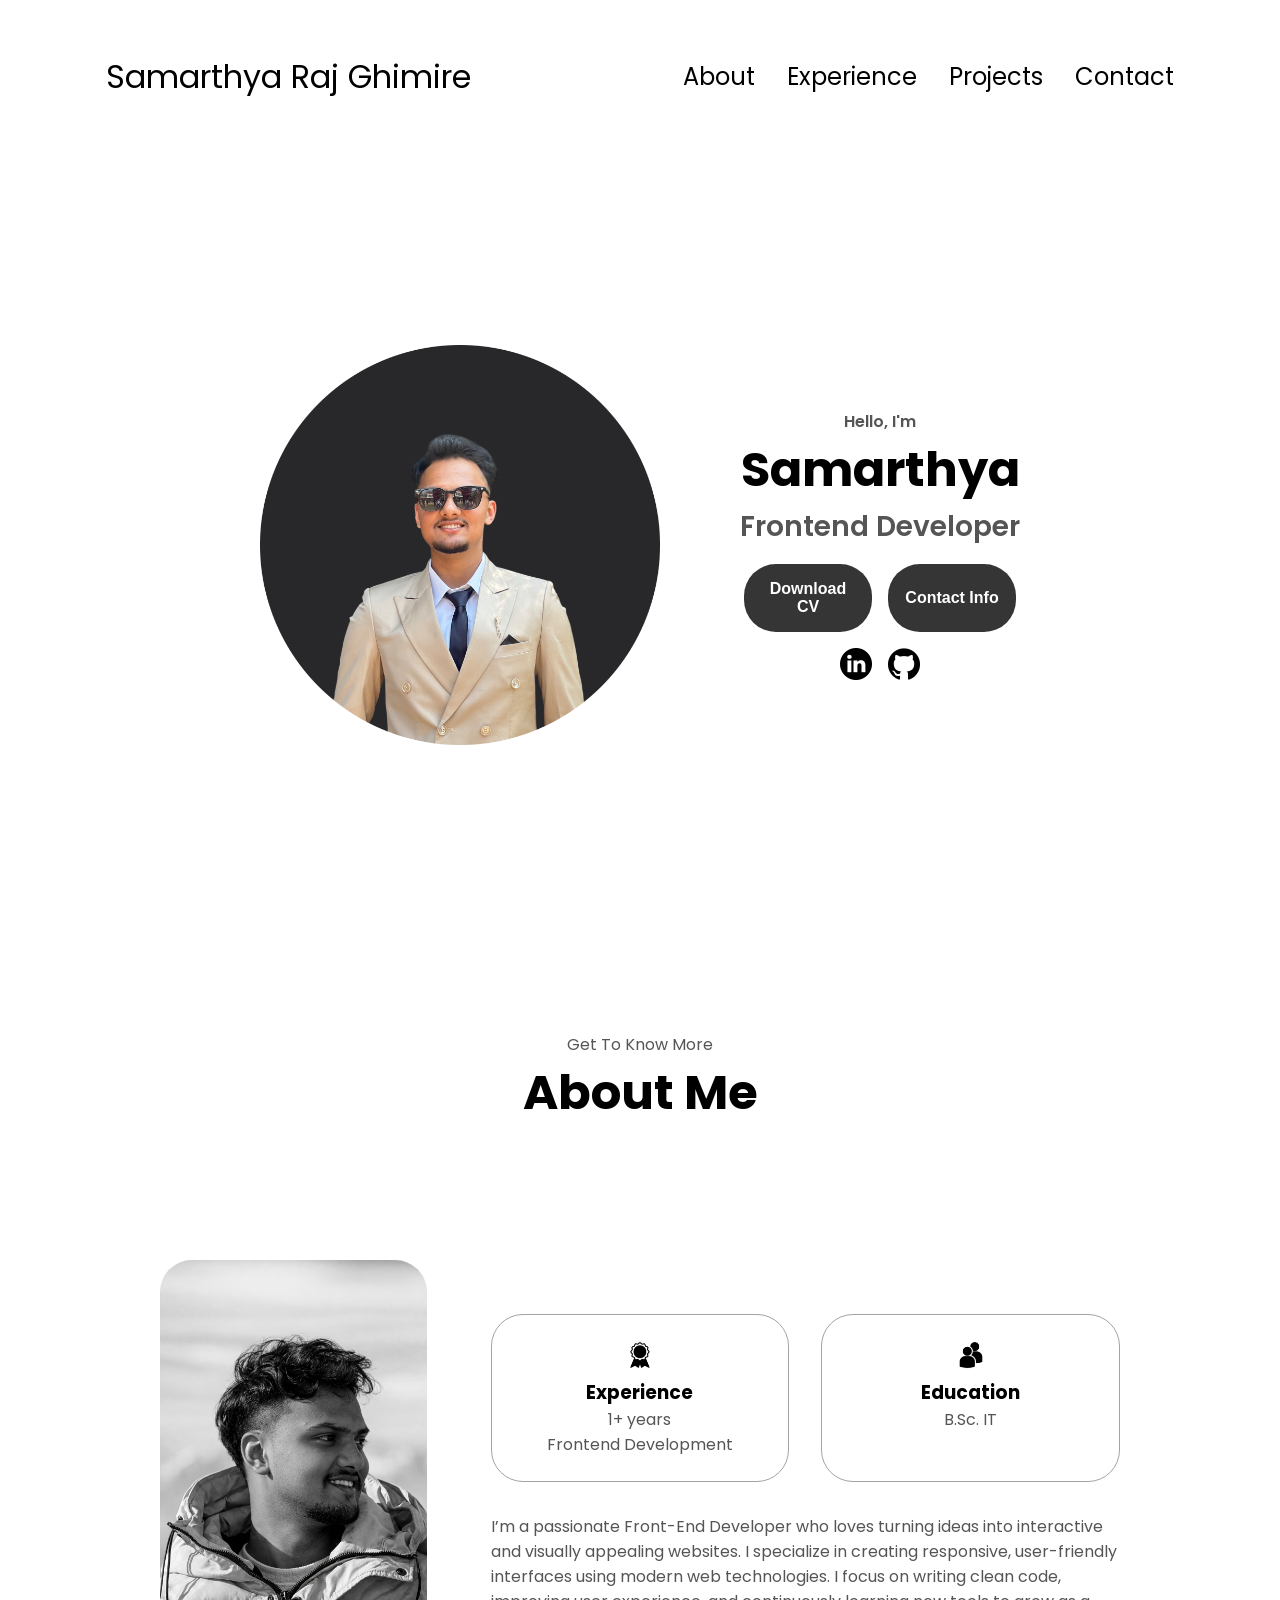
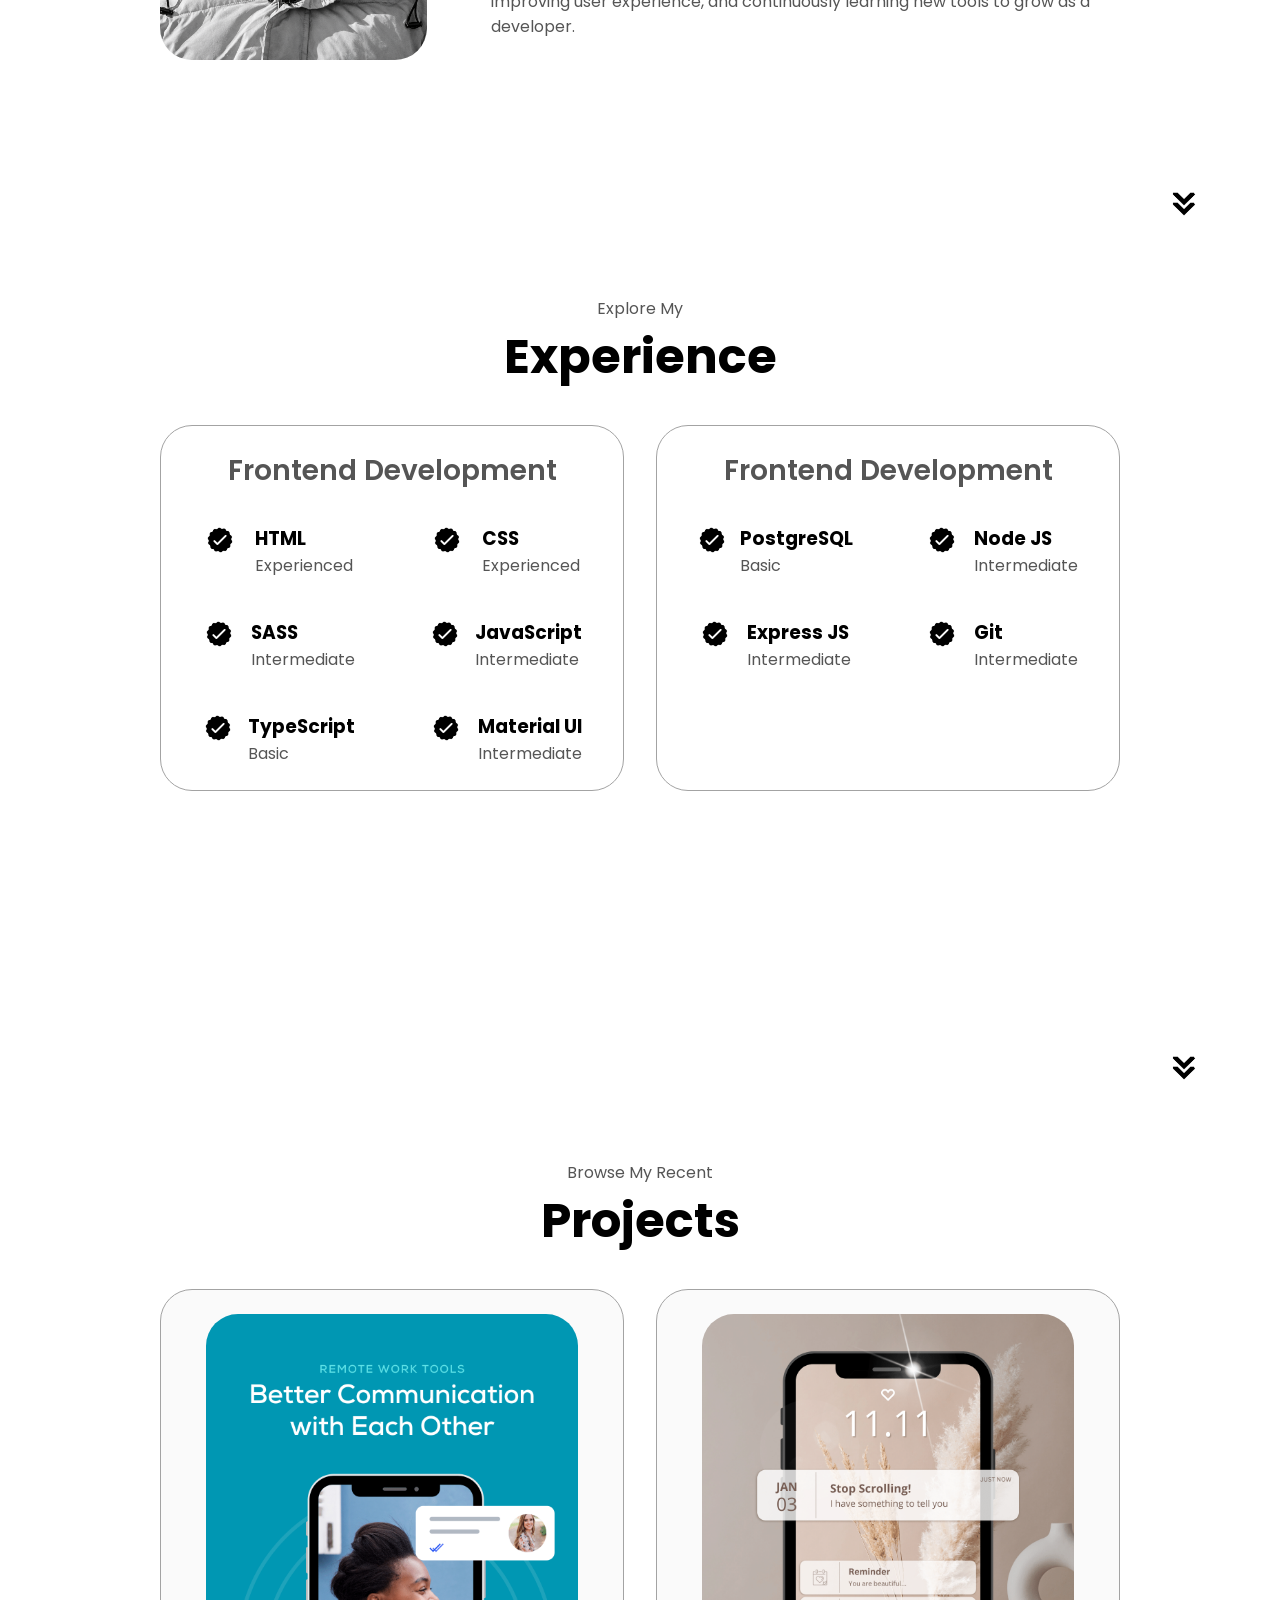
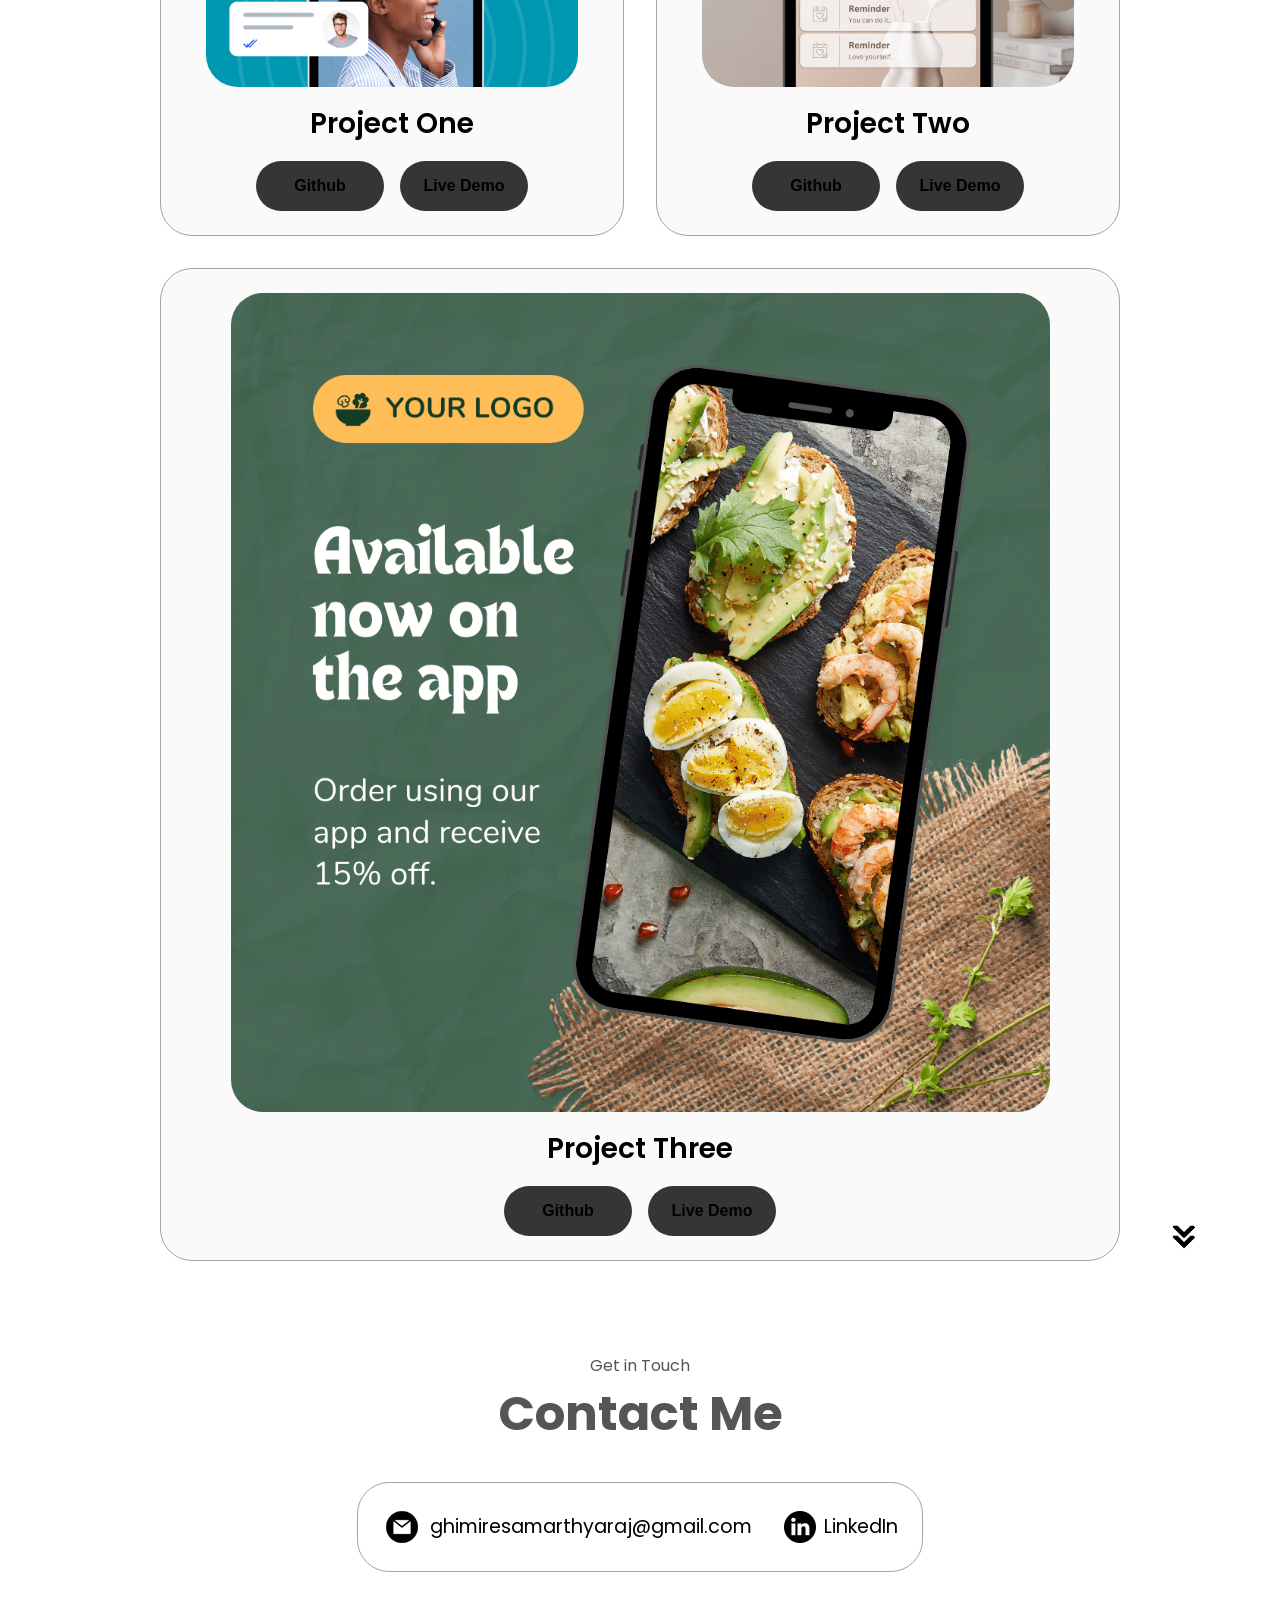
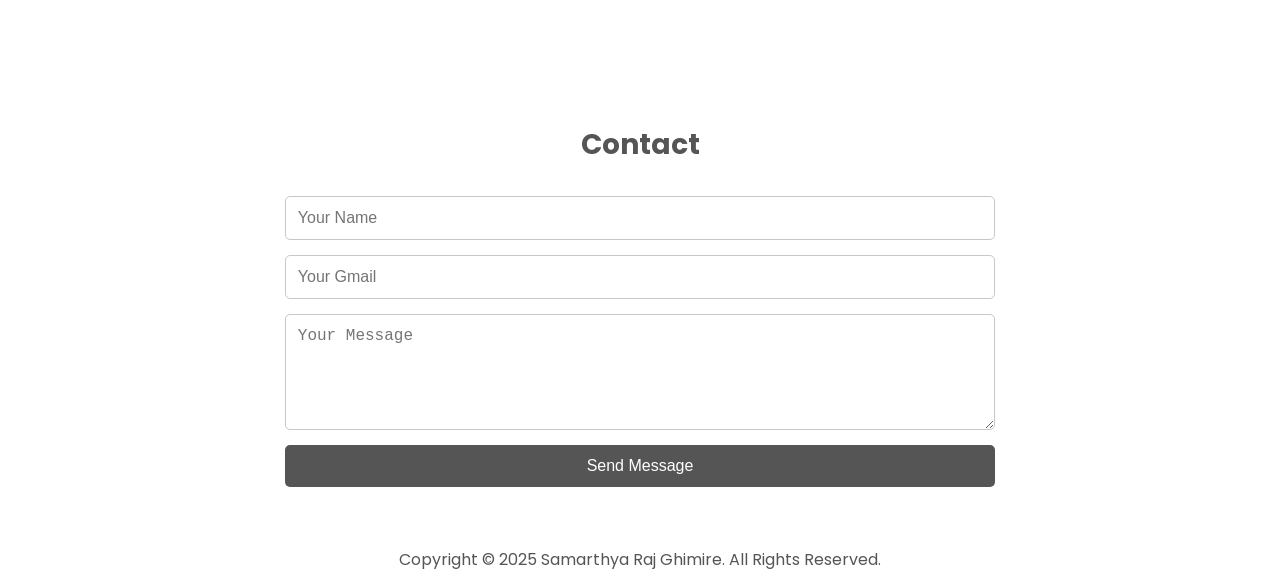
<file: samarthyarajghimire portfolio/index.html>
<!DOCTYPE html>
<html lang="en">
  <head>
    <meta charset="UTF-8" />
    <meta http-equiv="X-UA-Compatible" content="IE=edge" />
    <meta name="viewport" content="width=device-width, initial-scale=1.0" />
    <title>My Portfolio</title>
    <link rel="stylesheet" href="style.css" />
    <link rel="stylesheet" href="mediaqueries.css" />
  </head>
  <body>
    <nav id="desktop-nav">
      <div class="logo">Samarthya Raj Ghimire</div>
      <div>
        <ul class="nav-links">
          <li><a href="#about">About</a></li>
          <li><a href="#experience">Experience</a></li>
          <li><a href="#projects">Projects</a></li>
          <li><a href="#contact">Contact</a></li>
        </ul>
      </div>
    </nav>
    <nav id="hamburger-nav">
      <div class="logo">Samarthya Raj Ghimire</div>
      <div class="hamburger-menu">
        <div class="hamburger-icon" onclick="toggleMenu()">
          <span></span>
          <span></span>
          <span></span>
        </div>
        <div class="menu-links">
          <li><a href="#about" onclick="toggleMenu()">About</a></li>
          <li><a href="#experience" onclick="toggleMenu()">Experience</a></li>
          <li><a href="#projects" onclick="toggleMenu()">Projects</a></li>
          <li><a href="#contact" onclick="toggleMenu()">Contact</a></li>
        </div>
      </div>
    </nav>
    <section id="profile">
      <div class="section__pic-container">
        <img src="./assets/profile-pic.png" alt="John Doe profile picture" />
      </div>
      <div class="section__text">
        <p class="section__text__p1">Hello, I'm</p>
        <h1 class="title">Samarthya</h1>
        <p class="section__text__p2">Frontend Developer</p>
        <div class="btn-container">
          <button
            class="btn btn-color-2"
            onclick="window.open('./assets/resume-example.pdf')"
          >
            Download CV
          </button>
          <button class="btn btn-color-1" onclick="location.href='./#contact'">
            Contact Info
          </button>
        </div>
        <div id="socials-container">
          <img
            src="./assets/linkedin.png"
            alt="My LinkedIn profile"
            class="icon"
            onclick="location.href='https://www.linkedin.com/in/samarthya-raj-ghimire-88096b381/'"
          />
          <img
            src="./assets/github.png"
            alt="My Github profile"
            class="icon"
            onclick="location.href='https://github.com/Samarthyag'"
          />
        </div>
      </div>
    </section>
    <section id="about">
      <p class="section__text__p1">Get To Know More</p>
      <h1 class="title">About Me</h1>
      <div class="section-container">
        <div class="section__pic-container">
          <img
            src="./assets/about-pic.png"
            alt="Profile picture"
            class="about-pic"
          />
        </div>
        <div class="about-details-container">
          <div class="about-containers">
            <div class="details-container">
              <img
                src="./assets/experience.png"
                alt="Experience icon"
                class="icon"
              />
              <h3>Experience</h3>
              <p>1+ years <br />Frontend Development</p>
            </div>
            <div class="details-container">
              <img
                src="./assets/education.png"
                alt="Education icon"
                class="icon"
              />
              <h3>Education</h3>
              <p>B.Sc. IT<br /></p>
            </div>
          </div>
          <div class="text-container">
            <p>
              I’m a passionate Front-End Developer who loves turning ideas into interactive and visually appealing websites. I specialize in creating responsive, user-friendly interfaces using modern web technologies. I focus on writing clean code, improving user experience, and continuously learning new tools to grow as a developer.
            </p>
          </div>
        </div>
      </div>
      <img
        src="./assets/arrow.png"
        alt="Arrow icon"
        class="icon arrow"
        onclick="location.href='./#experience'"
      />
    </section>
    <section id="experience">
      <p class="section__text__p1">Explore My</p>
      <h1 class="title">Experience</h1>
      <div class="experience-details-container">
        <div class="about-containers">
          <div class="details-container">
            <h2 class="experience-sub-title">Frontend Development</h2>
            <div class="article-container">
              <article>
                <img
                  src="./assets/checkmark.png"
                  alt="Experience icon"
                  class="icon"
                />
                <div>
                  <h3>HTML</h3>
                  <p>Experienced</p>
                </div>
              </article>
              <article>
                <img
                  src="./assets/checkmark.png"
                  alt="Experience icon"
                  class="icon"
                />
                <div>
                  <h3>CSS</h3>
                  <p>Experienced</p>
                </div>
              </article>
              <article>
                <img
                  src="./assets/checkmark.png"
                  alt="Experience icon"
                  class="icon"
                />
                <div>
                  <h3>SASS</h3>
                  <p>Intermediate</p>
                </div>
              </article>
              <article>
                <img
                  src="./assets/checkmark.png"
                  alt="Experience icon"
                  class="icon"
                />
                <div>
                  <h3>JavaScript</h3>
                  <p>Intermediate</p>
                </div>
              </article>
              <article>
                <img
                  src="./assets/checkmark.png"
                  alt="Experience icon"
                  class="icon"
                />
                <div>
                  <h3>TypeScript</h3>
                  <p>Basic</p>
                </div>
              </article>
              <article>
                <img
                  src="./assets/checkmark.png"
                  alt="Experience icon"
                  class="icon"
                />
                <div>
                  <h3>Material UI</h3>
                  <p>Intermediate</p>
                </div>
              </article>
            </div>
          </div>
          <div class="details-container">
            <h2 class="experience-sub-title">Frontend Development</h2>
            <div class="article-container">
              <article>
                <img
                  src="./assets/checkmark.png"
                  alt="Experience icon"
                  class="icon"
                />
                <div>
                  <h3>PostgreSQL</h3>
                  <p>Basic</p>
                </div>
              </article>
              <article>
                <img
                  src="./assets/checkmark.png"
                  alt="Experience icon"
                  class="icon"
                />
                <div>
                  <h3>Node JS</h3>
                  <p>Intermediate</p>
                </div>
              </article>
              <article>
                <img
                  src="./assets/checkmark.png"
                  alt="Experience icon"
                  class="icon"
                />
                <div>
                  <h3>Express JS</h3>
                  <p>Intermediate</p>
                </div>
              </article>
              <article>
                <img
                  src="./assets/checkmark.png"
                  alt="Experience icon"
                  class="icon"
                />
                <div>
                  <h3>Git</h3>
                  <p>Intermediate</p>
                </div>
              </article>
            </div>
          </div>
        </div>
      </div>
      <img
        src="./assets/arrow.png"
        alt="Arrow icon"
        class="icon arrow"
        onclick="location.href='./#projects'"
      />
    </section>
    <section id="projects">
      <p class="section__text__p1">Browse My Recent</p>
      <h1 class="title">Projects</h1>
      <div class="experience-details-container">
        <div class="about-containers">
          <div class="details-container color-container">
            <div class="article-container">
              <img
                src="./assets/project-1.png"
                alt="Project 1"
                class="project-img"
              />
            </div>
            <h2 class="experience-sub-title project-title">Project One</h2>
            <div class="btn-container">
              <button
                class="btn btn-color-2 project-btn"
                onclick="location.href='https://github.com/'"
              >
                Github
              </button>
              <button
                class="btn btn-color-2 project-btn"
                onclick="location.href='https://github.com/'"
              >
                Live Demo
              </button> 
            </div>
          </div>
          <div class="details-container color-container">
            <div class="article-container">
              <img
                src="./assets/project-2.png"
                alt="Project 2"
                class="project-img"
              />
            </div>
            <h2 class="experience-sub-title project-title">Project Two</h2>
            <div class="btn-container">
              <button
                class="btn btn-color-2 project-btn"
                onclick="location.href='https://github.com/'"
              >
                Github
              </button>
              <button
                class="btn btn-color-2 project-btn"
                onclick="location.href='https://github.com/'"
              >
                Live Demo
              </button>
            </div>
          </div>
          <div class="details-container color-container">
            <div class="article-container">
              <img
                src="./assets/project-3.png"
                alt="Project 3"
                class="project-img"
              />
            </div>
            <h2 class="experience-sub-title project-title">Project Three</h2>
            <div class="btn-container">
              <button
                class="btn btn-color-2 project-btn"
                onclick="location.href='https://github.com/'"
              >
                Github
              </button>
              <button
                class="btn btn-color-2 project-btn"
                onclick="location.href='https://github.com/'"
              >
                Live Demo
              </button> 
            </div>
          </div>
        </div>
      </div>
      <img
        src="./assets/arrow.png"
        alt="Arrow icon"
        class="icon arrow"
        onclick="location.href='./#contact'"
      />
    </section>
    <section id="contact">
      <p class="section__text__p1">Get in Touch</p>
      <h1 class="title">Contact Me</h1>
      <div class="contact-info-upper-container">
        <div class="contact-info-container">
          <img
            src="./assets/email.png"
            alt="Email icon"
            class="icon contact-icon email-icon"
          />
          <p><a href="mailto:examplemail@gmail.com">ghimiresamarthyaraj@gmail.com</a></p>
        </div>
        <div class="contact-info-container">
          <img
            src="./assets/linkedin.png"
            alt="LinkedIn icon"
            class="icon contact-icon"
          />
          <p><a href="https://www.linkedin.com/in/samarthya-raj-ghimire-88096b381/">LinkedIn</a></p>
        </div>
      </div> 
    </section> 
    <footer>
      <section id="contact">
  <h2>Contact</h2>
  <form action="https://formsubmit.co/YOUR_EMAIL@gmail.com" method="POST">
    
    <input type="text" name="name" class="givenname" placeholder="Your Name" required>
    
    <input type="email" name="email" placeholder="Your Gmail" required>
    
    <textarea name="message" rows="5" placeholder="Your Message" required></textarea>
    
    <button type="submit">Send Message</button>

  </form>
</section>

      <p>Copyright &#169; 2025 Samarthya Raj Ghimire. All Rights Reserved.</p>
    </footer>
    <script src="script.js"></script>
  </body>
</html>
</file>
<file: samarthyarajghimire portfolio/style.css>
/* GENERAL */

@import url("https://fonts.googleapis.com/css2?family=Poppins:wght@300;400;500;600&display=swap");

* {
  margin: 0;
  padding: 0;
}

body {
  font-family: "Poppins", sans-serif;
}

html {
  scroll-behavior: smooth;
}

p {
  color: rgb(85, 85, 85);
}

/* TRANSITION */

a,
.btn {
  transition: all 300ms ease;
}

/* DESKTOP NAV */

nav,
.nav-links {
  display: flex;
}

nav {
  justify-content: space-around;
  align-items: center;
  height: 17vh;
}

.nav-links {
  gap: 2rem;
  list-style: none;
  font-size: 1.5rem;
}

a {
  color: black;
  text-decoration: none;
  text-decoration-color: white;
}

a:hover {
  color: grey;
  text-decoration: underline;
  text-underline-offset: 1rem;
  text-decoration-color: rgb(181, 181, 181);
}

.logo {
  font-size: 2rem;
}

.logo:hover {
  cursor: default;
}

/* HAMBURGER MENU */

#hamburger-nav {
  display: none;
}

.hamburger-menu {
  position: relative;
  display: inline-block;
}

.hamburger-icon {
  display: flex;
  flex-direction: column;
  justify-content: space-between;
  height: 24px;
  width: 30px;
  cursor: pointer;
}

.hamburger-icon span {
  width: 100%;
  height: 2px;
  background-color: black;
  transition: all 0.3 ease-in-out;
}

.menu-links {
  position: absolute;
  top: 100%;
  right: 0;
  background-color: white;
  width: fit-content;
  max-height: 0;
  overflow: hidden;
  transition: all 0.3 ease-in-out;
}

.menu-links a {
  display: block;
  padding: 10px;
  text-align: center;
  font-size: 1.5rem;
  color: black;
  text-decoration: none;
  transition: all 0.3 ease-in-out;
}

.menu-links li {
  list-style: none;
}

.menu-links.open {
  max-height: 300px;
}

.hamburger-icon.open span:first-child {
  transform: rotate(45deg) translate(10px, 5px);
}

.hamburger-icon.open span:nth-child(2) {
  opacity: 0;
}

.hamburger-icon.open span:last-child {
  transform: rotate(-45deg) translate(10px, -5px);
}

.hamburger-icon span:first-child {
  transform: none;
}

.hamburger-icon span:first-child {
  opacity: 1;
}

.hamburger-icon span:first-child {
  transform: none;
}

/* SECTIONS */

section {
  padding-top: 4vh;
  height: 96vh;
  margin: 0 10rem;
  box-sizing: border-box;
  min-height: fit-content;
}

.section-container {
  display: flex;
}

/* PROFILE SECTION */

#profile {
  display: flex;
  justify-content: center;
  gap: 5rem;
  height: 80vh;
}

.section__pic-container {
  display: flex;
  height: 400px;
  width: 400px;
  margin: auto 0;
}

.section__text {
  align-self: center;
  text-align: center;
}

.section__text p {
  font-weight: 600;
}

.section__text__p1 {
  text-align: center;
}

.section__text__p2 {
  font-size: 1.75rem;
  margin-bottom: 1rem;
}

.title {
  font-size: 3rem;
  text-align: center;
}

#socials-container {
  display: flex;
  justify-content: center;
  margin-top: 1rem;
  gap: 1rem;
}

/* ICONS */

.icon {
  cursor: pointer;
  height: 2rem;
}

/* BUTTONS */

.btn-container {
  display: flex;
  justify-content: center;
  gap: 1rem;
}

.btn {
  font-weight: 600;
  transition: all 300ms ease;
  padding: 1rem;
  width: 8rem;
  border-radius: 2rem;
}
.btn-color-1 {
  background: rgb(53, 53, 53);
  color: white;
}

.btn-color-1:hover {
  background: black;
}

.btn-color-2 {
  background: rgb(53, 53, 53);
  color: white;
}

.btn-color-2:hover {
  background: black
}

.btn-container {
  gap: 1rem;
}

/* ABOUT SECTION */

#about {
  position: relative;
}

.about-containers {
  gap: 2rem;
  margin-bottom: 2rem;
  margin-top: 2rem;
}

.about-details-container {
  justify-content: center;
  flex-direction: column;
}

.about-containers,
.about-details-container {
  display: flex;
}

.about-pic {
  border-radius: 2rem;
}

.arrow {
  position: absolute;
  right: -5rem;
  bottom: 2.5rem;
}

.details-container {
  padding: 1.5rem;
  flex: 1;
  background: white;
  border-radius: 2rem;
  border: rgb(53, 53, 53) 0.1rem solid;
  border-color: rgb(163, 163, 163);
  text-align: center;
}

.section-container {
  gap: 4rem;
  height: 80%;
}

.section__pic-container {
  height: 400px;
  width: 400px;
  margin: auto 0;
}

/* EXPERIENCE SECTION */

#experience {
  position: relative;
}

.experience-sub-title {
  color: rgb(85, 85, 85);
  font-weight: 600;
  font-size: 1.75rem;
  margin-bottom: 2rem;
}

.experience-details-container {
  display: flex;
  justify-content: center;
  flex-direction: column;
}

.article-container {
  display: flex;
  text-align: initial;
  flex-wrap: wrap;
  flex-direction: row;
  gap: 2.5rem;
  justify-content: space-around;
}

article {
  display: flex;
  width: 10rem;
  justify-content: space-around;
  gap: 0.5rem;
}

article .icon {
  cursor: default;
}

/* PROJECTS SECTION */

#projects {
  position: relative;
}

.color-container {
  border-color: rgb(163, 163, 163);
  background: rgb(250, 250, 250);
}

.project-img {
  border-radius: 2rem;
  width: 90%;
  height: 90%;
}

.project-title {
  margin: 1rem;
  color: black;
}

.project-btn {
  color: black;
  border-color: rgb(163, 163, 163);
}

/* CONTACT */

#contact {
  display: flex;
  justify-content: center;
  flex-direction: column;
  height: 70vh;
}

.contact-info-upper-container {
  display: flex;
  justify-content: center;
  border-radius: 2rem;
  border: rgb(53, 53, 53) 0.1rem solid;
  border-color: rgb(163, 163, 163);
  background: (250, 250, 250);
  margin: 2rem auto;
  padding: 0.5rem;
}

.contact-info-container {
  display: flex;
  align-items: center;
  justify-content: center;
  gap: 0.5rem;
  margin: 1rem;
}

.contact-info-container p {
  font-size: larger;
}

.contact-icon {
  cursor: default;
}

.email-icon {
  height: 2.5rem;
}
#contact {
  background-color: white;
  color: rgb(85, 85, 85);
  padding: 60px 20px;
  text-align: center;
}

#contact h2 {
  margin-bottom: 30px;
  font-size: 28px;
}

form {
  width: 80%;
  max-width: 800px;
  margin: auto;
  display: flex;
  flex-direction: column;
  gap: 15px;
}

input, textarea {
  width: 100%;
  box-sizing: border-box;
  padding: 12px;
  border: 1px solid rgb(200, 200, 200);
  border-radius: 5px;
  font-size: 16px;
  color: rgb(85, 85, 85);
}

input:focus, textarea:focus {
  outline: none;
  border-color: rgb(85, 85, 85);
}

button {
  padding: 12px;
  background-color: rgb(85, 85, 85);
  color: white;
  border: none;
  border-radius: 5px;
  font-size: 16px;
  cursor: pointer;
  transition: 0.3s;
}

button:hover {
  background-color: black;
}
#givenname {
  width: 500px;
}

/* FOOTER SECTION */

footer {
  height: 26vh;
  margin: 0 1rem;
}

footer p {
  text-align: center;
}
</file>
<file: samarthyarajghimire portfolio/mediaqueries.css>
@media screen and (max-width: 1400px) {
  #profile {
    height: 83vh;
    margin-bottom: 6rem;
  }
  .about-containers {
    flex-wrap: wrap;
  }
  #contact,
  #projects {
    height: fit-content;
  }
}

@media screen and (max-width: 1200px) {
  #desktop-nav {
    display: none;
  }
  #hamburger-nav {
    display: flex;
  }
  #experience,
  .experience-details-container {
    margin-top: 2rem;
  }
  #profile,
  .section-container {
    display: block;
  }
  .arrow {
    display: none;
  }
  section,
  .section-container {
    height: fit-content;
  }
  section {
    margin: 0 5%;
  }
  .section__pic-container {
    width: 275px;
    height: 275px;
    margin: 0 auto 2rem;
  }
  .about-containers {
    margin-top: 0;
  }
}

@media screen and (max-width: 600px) {
  #contact,
  footer {
    height: 40vh;
  }
  #profile {
    height: 83vh;
    margin-bottom: 0;
  }
  article {
    font-size: 1rem;
  }
  footer nav {
    height: fit-content;
    margin-bottom: 2rem;
  }
  .about-containers,
  .contact-info-upper-container,
  .btn-container {
    flex-wrap: wrap;
  }
  .contact-info-container {
    margin: 0;
  }
  .contact-info-container p,
  .nav-links li a {
    font-size: 1rem;
  }
  .experience-sub-title {
    font-size: 1.25rem;
  }
  .logo {
    font-size: 1.5rem;
  }
  .nav-links {
    flex-direction: column;
    gap: 0.5rem;
    text-align: center;
  }
  .section__pic-container {
    width: auto;
    height: 46vw;
    justify-content: center;
  }
  .section__text__p2 {
    font-size: 1.25rem;
  }
  .title {
    font-size: 2rem;
  }
  .text-container {
    text-align: justify;
  }
}
</file>
